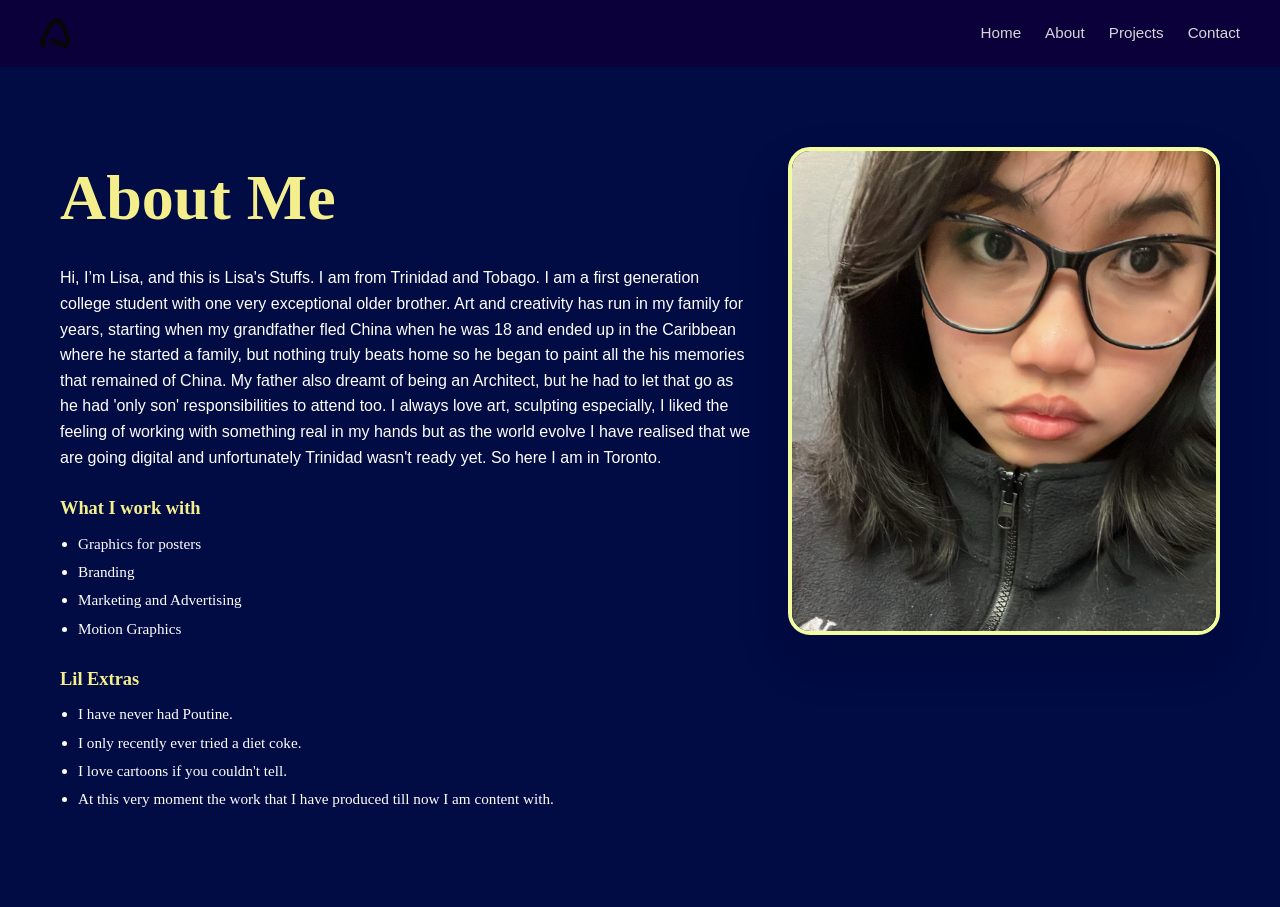
<file: index.html>
<!DOCTYPE html>
<html lang="en">
<head>
  <meta charset="UTF-8">
  <meta name="viewport" content="width=device-width, initial-scale=1.0">
  <title>Lisa's Stuffs</title>

  <!-- Google Font -->
  <link rel="preconnect" href="https://fonts.googleapis.com">
  <link rel="preconnect" href="https://fonts.gstatic.com" crossorigin>
  <link href="https://fonts.googleapis.com/css2?family=Poppins:wght@400;600;700&display=swap" rel="stylesheet">

  <!-- Font Awesome Icons -->
  <link rel="stylesheet" href="https://cdnjs.cloudflare.com/ajax/libs/font-awesome/6.5.2/css/all.min.css">

  <!-- CSS -->
  <link rel="stylesheet" href="styles.css">
</head>

<body>

  <!-- HEADER -->
  <header>
    <div class="container">
 <img src="port logo.png" alt="Logo" width="30" height="30">
      <nav>
        <ul>
          <li><a href="Home.html" class="active">Home</a></li>
          <li><a href="about.html">About</a></li>
          <li><a href="projects.html">Projects</a></li>
          <li><a href="contact.html">Contact</a></li>
        </ul>
      </nav>
    </div>
  </header>

  <section class="about">
  <div class="container about-layout">

    <article>
      <h1>About Me</h1>

      <p>
       Hi, I’m Lisa, and this is Lisa's Stuffs. I am from Trinidad and Tobago. I am a first generation college student with one very exceptional older brother. Art and creativity has run in my family for years,
        starting when my grandfather fled China when he was 18 and ended up in the Caribbean where he started a family, but nothing truly beats home so he began to paint all the his memories
         that remained of China. My father also dreamt of being an Architect, but he had to let that go as he had 'only son' responsibilities to attend too. I always love art, sculpting especially, I liked the feeling of working with something real in my hands but as the world evolve I have realised that we are going digital and unfortunately Trinidad wasn't ready yet. So here I am in Toronto.
      </p>


      <h2 class="subheading">What I work with</h2>
      <ul class="fun-facts">
        <li>Graphics for posters</li>
        <li>Branding</li>
        <li>Marketing and Advertising</li>
        <li>Motion Graphics</li>
      </ul>

      <h2 class="subheading">Lil Extras</h2>
      <ul class="fun-facts">
        <li>I have never had Poutine.</li>
        <li>I only recently ever tried a diet coke.</li>
        <li>I love cartoons if you couldn't tell.</li>
        <li>At this very moment the work that I have produced till now I am content with.</li>
      </ul>

    </article>

    <aside>
      <img src="WhatsApp Image 2025-12-14 at 2.30.46 PM.png" alt="Portrait of Lisa">
    </aside>

  </div>
</section>

</body>
</html>
</file>
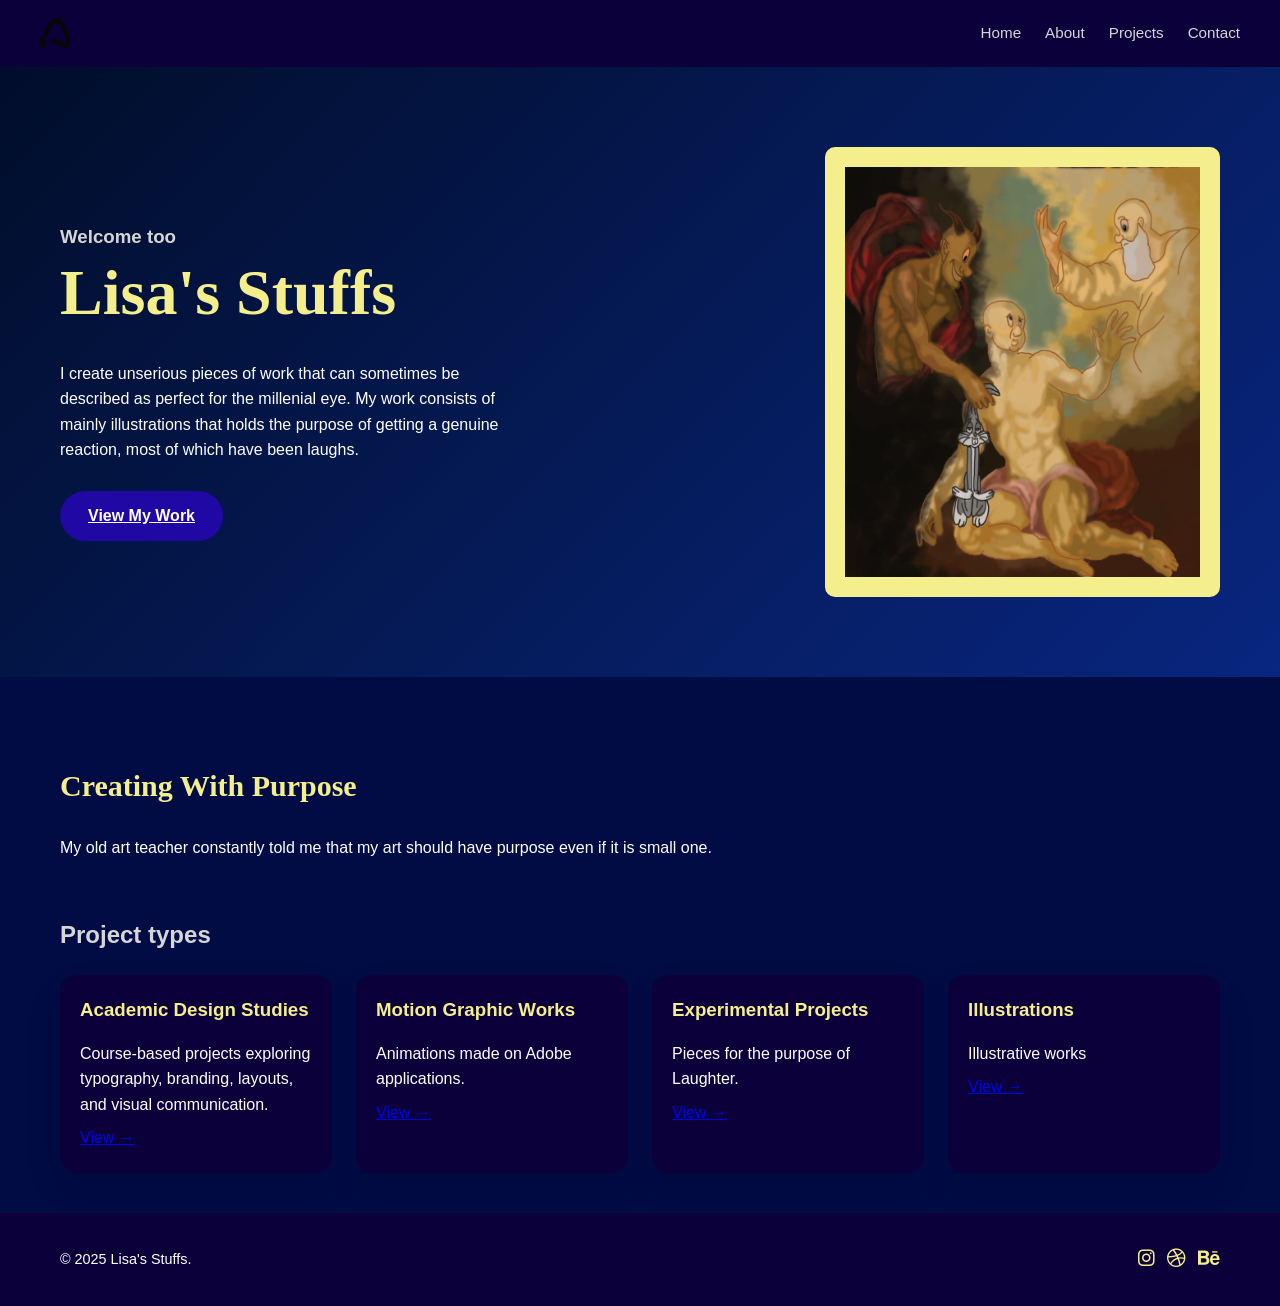
<file: Index.html>
<!DOCTYPE html>
<html lang="en">
<head>
  <meta charset="UTF-8">
  <meta name="viewport" content="width=device-width, initial-scale=1.0">
  <title>Lisa's Stuffs</title>

  <!-- Google Font -->
  <link rel="preconnect" href="https://fonts.googleapis.com">
  <link rel="preconnect" href="https://fonts.gstatic.com" crossorigin>
  <link href="https://fonts.googleapis.com/css2?family=Poppins:wght@400;600;700&display=swap" rel="stylesheet">

  <!-- Font Awesome Icons -->
  <link rel="stylesheet" href="https://cdnjs.cloudflare.com/ajax/libs/font-awesome/6.5.2/css/all.min.css">

  <!-- CSS -->
  <link rel="stylesheet" href="styles.css">
</head>

<body>

  <!-- HEADER -->
  <header>
    <div class="container">
 <img src="port logo.png" alt="Logo" width="30" height="30">
      <nav>
        <ul>
          <li><a href="Home.html" class="active">Home</a></li>
          <li><a href="about.html">About</a></li>
          <li><a href="projects.html">Projects</a></li>
          <li><a href="contact.html">Contact</a></li>
        </ul>
      </nav>
    </div>
  </header>

  <!-- HERO SECTION -->
  <section class="hero">
    <div class="container hero-layout">

      <article class="hero-content">
        <div class="home-content">
            <h3> Welcome too </h3>
            <h1> Lisa's Stuffs</h1>
            <p>I create unserious pieces of work that can sometimes be described as perfect for the millenial eye. My work consists of mainly illustrations that holds the purpose of getting a genuine reaction, most of which have been laughs.</p>

        <a href="projects.html" class="btn-primary">View My Work</a>
      </article>

      <aside class="home-aside">
        <img src="Heaven and hell1.png" alt="HandH" width=" 400px" height="450px">
      </aside>

    </div>
  </section>

  <!-- APPROACH SECTION -->
  <section class="approach">
    <div class="container">
      <h2>Creating With Purpose</h2>

      <p class="approach-text">
       My old art teacher constantly told me that my art should have purpose even if it is small one.
      </p>
    </div>
  </section>

  <!-- PROJECT PREVIEWS -->
  <section class="projects-preview">
    <div class="container">
      <h2>Project types</h2>

      <div class="card-grid">

        <article class="card">
          <h3>Academic Design Studies</h3>
          <p>Course-based projects exploring typography, branding, layouts, and visual communication.</p>
          <a href="projects.html">View →</a>
        </article>

        <article class="card">
          <h3>Motion Graphic Works</h3>
          <p>Animations made on Adobe applications.</p>
          <a href="projects.html">View →</a>
        </article>

        <article class="card">
          <h3>Experimental Projects</h3>
          <p>Pieces for the purpose of Laughter.</p>
          <a href="projects.html">View →</a>
        </article>

        <article class="card">
          <h3>Illustrations</h3>
          <p>Illustrative works</p>
          <a href="projects.html">View →</a>
        </article>

      </div>
    </div>
  </section>

  <!-- FOOTER -->
  <footer>
    <div class="container">
      <p>© 2025 Lisa's Stuffs.</p>

      <div class="social">
        <a href="#"><i class="fa-brands fa-instagram"></i></a>
        <a href="#"><i class="fa-brands fa-dribbble"></i></a>
        <a href="#"><i class="fa-brands fa-behance"></i></a>
      </div>
    </div>
  </footer>

</body>
</html>
</file>
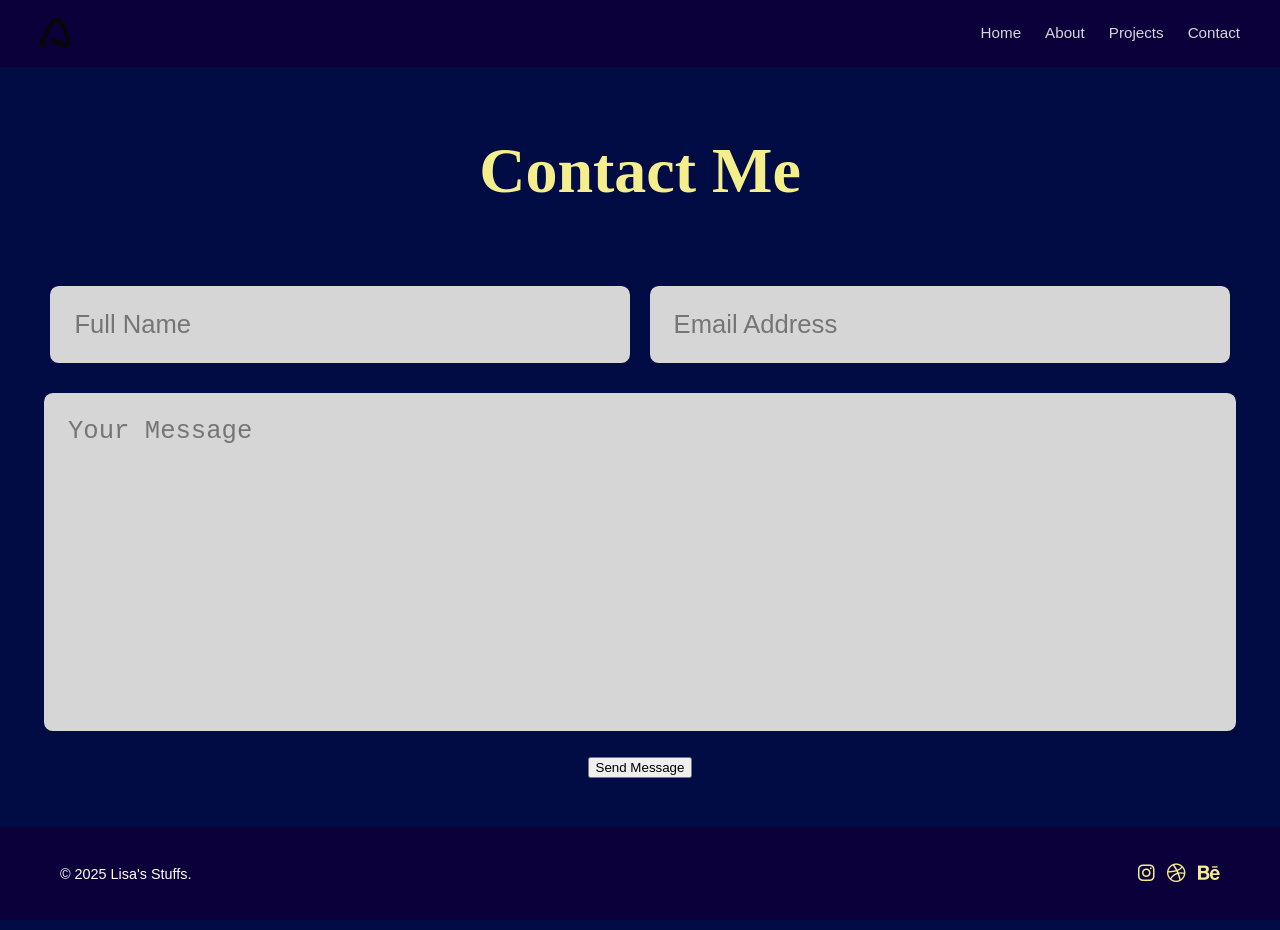
<file: contact.html>
<!DOCTYPE html>
<html lang="en">
<head>
  <meta charset="UTF-8">
  <meta name="viewport" content="width=device-width, initial-scale=1.0">
  <title>Lisa's Stuffs</title>

  <!-- Google Font -->
  <link rel="preconnect" href="https://fonts.googleapis.com">
  <link rel="preconnect" href="https://fonts.gstatic.com" crossorigin>
  <link href="https://fonts.googleapis.com/css2?family=Poppins:wght@400;600;700&display=swap" rel="stylesheet">

  <!-- Font Awesome Icons -->
  <link rel="stylesheet" href="https://cdnjs.cloudflare.com/ajax/libs/font-awesome/6.5.2/css/all.min.css">

  <!-- CSS -->
  <link rel="stylesheet" href="styles.css">
</head>

<body>

  <!-- HEADER -->
  <header>
    <div class="container">
 <img src="port logo.png" alt="Logo" width="30" height="30">
      <nav>
        <ul>
          <li><a href="Home.html" class="active">Home</a></li>
          <li><a href="about.html">About</a></li>
          <li><a href="projects.html">Projects</a></li>
          <li><a href="contact.html">Contact</a></li>
        </ul>
      </nav>
    </div>
  </header>

  <section class="contact" id="contact">
    <h2 class="heading">Contact <span> Me</span></h2>

    <form action="#">
        <div class="input-box">
            <input type="text" placeholder="Full Name">
            <input type="email" placeholder="Email Address">
        </div>
        <textarea name="message" id="" cols="30" rows="10" placeholder="Your Message"></textarea>
        <input type="submit" value="Send Message" class="btn">   
     </form>

     <!-- FOOTER -->
  <footer>
    <div class="container">
      <p>© 2025 Lisa's Stuffs.</p>

      <div class="social">
        <a href="#"><i class="fa-brands fa-instagram"></i></a>
        <a href="#"><i class="fa-brands fa-dribbble"></i></a>
        <a href="#"><i class="fa-brands fa-behance"></i></a>
      </div>
    </div>
  </footer>

</body>
</html>
</file>
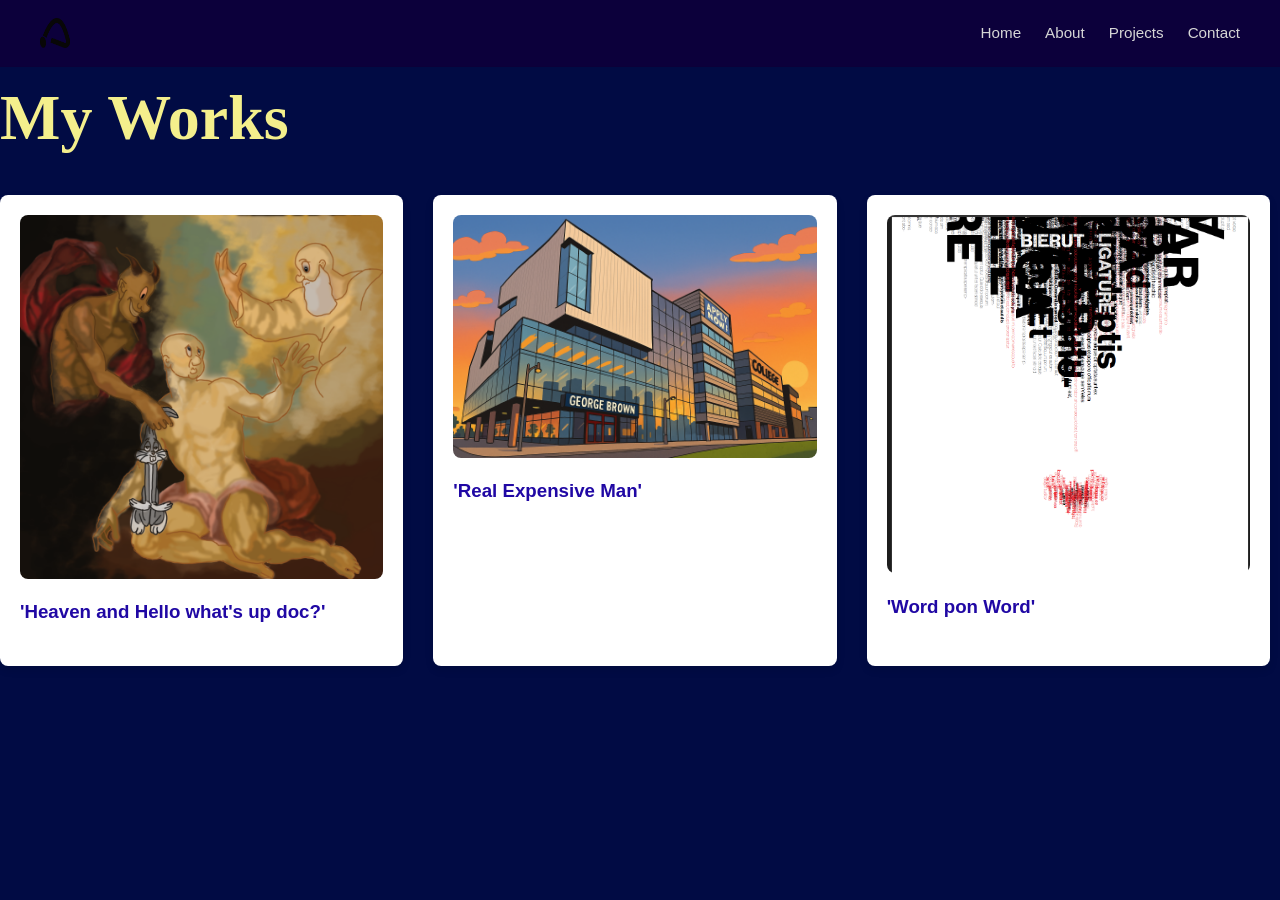
<file: projects.html>
<!DOCTYPE html>
<html lang="en">
<head>
  <meta charset="UTF-8">
  <meta name="viewport" content="width=device-width, initial-scale=1.0">
  <title>Lisa's Stuffs</title>

  <!-- Google Font -->
  <link rel="preconnect" href="https://fonts.googleapis.com">
  <link rel="preconnect" href="https://fonts.gstatic.com" crossorigin>
  <link href="https://fonts.googleapis.com/css2?family=Poppins:wght@400;600;700&display=swap" rel="stylesheet">

  <!-- Font Awesome Icons -->
  <link rel="stylesheet" href="https://cdnjs.cloudflare.com/ajax/libs/font-awesome/6.5.2/css/all.min.css">

  <!-- CSS -->
  <link rel="stylesheet" href="styles.css">
</head>

<body>

  <!-- HEADER -->
  <header>
    <div class="container">
 <img src="port logo.png" alt="Logo" width="30" height="30">
      <nav>
        <ul>
          <li><a href="Home.html" class="active">Home</a></li>
          <li><a href="about.html">About</a></li>
          <li><a href="projects.html">Projects</a></li>
          <li><a href="contact.html">Contact</a></li>
        </ul>
      </nav>
    </div>
  </header>

  <section class=" portfolio" id="portfolio">
        <h2>My Works</h2>
        <div class="portfolio-grid">
            <!-- Portfolio Item 1 -->
            <div class="portfolio-item">
                <img src="Heaven and hell1.png" alt="Project 1 Screenshot">
                <h3>'Heaven and Hello what's up doc?'</h3>
            </div>

            <!-- Portfolio Item 2 (add more as needed) -->
            <div class="portfolio-item">
                <img src="Change this image in.png" alt="Project 2 Screenshot">
                <h3>'Real Expensive Man'</h3>
            </div>
            
            <!-- Portfolio Item 3 -->
             <div class="portfolio-item">
                <img src="Screenshot 2025-09-22 233452.png" alt="Project 3 Screenshot">
                <h3>'Word pon Word'</h3>

    
            </div>
        </div>
    </section>


</body>
</html>
</file>
<file: styles.css>
:root {
  --color-bg: #010b44;       /*Navy Blue */
  --color-text: #d6d6d6;     /* main text */
  --color-primary: #f4ef8c;  /* buttery yellow/logo */
  --color-accent: #2008a4;   /* purple blue accent */
  --color-muted: #ffffff;    /* white for paragraphs */
  --color-card-bg: #0c003b;  /* pale grey/header */
  --radius-lg: 16px;
  --radius-full: 999px;
  --shadow-soft: 0 18px 45px rgba(0, 0, 0, 0.06);
}

*,
*::before,
*::after {
  box-sizing: border-box;
}

body {
  margin: 0;
  padding: 0;
  font-family: "Syne", sans-serif;
  color: var(--color-text);
  background-color: var(--color-bg);
  line-height: 1.6;
}

.container {
  max-width: 1200px;
  margin: 0 auto;
  padding: 0 20px;
}

img {
  max-width: 100%;
  display: block;
}

/* =========  HEADER  ========= */

header {
  background-color: var(--color-card-bg);
  border-bottom: 1px solid rgba(0, 0, 0, 0.04);
  position: sticky;
  top: 0;
  z-index: 10;
}

header .container {
  display: flex;
  justify-content: space-between;
  align-items: center;
  padding: 18px 0;
}

nav ul {
  list-style: none;
  display: flex;
  gap: 24px;
  margin: 0;
  padding: 0;
}

nav a {
  text-decoration: none;
  color: var(--color-text);
  font-weight: 500;
  font-size: 0.95rem;
  position: relative;
  transition: color 0.2s ease;
}

nav a::after {
  content: "";
  position: absolute;
  left: 0;
  bottom: -4px;
  width: 0;
  height: 2px;
  background-color: var(--color-accent);
  transition: width 0.2s ease;
}

nav a:hover {
  color: var(--color-accent);
}

nav a:hover::after {
  width: 100%;
}

/* =========  HERO  ========= */

.hero {
  padding: 80px 0;
  background: linear-gradient(
    135deg,
    rgba(1, 14, 35, 0.774),
    rgba(16, 66, 190, 0.489)
  );
}

.hero-layout {
  display: grid;
  grid-template-columns: minmax(0, 2fr) minmax(0, 1.1fr);
  gap: 48px;
  align-items: center;
}
.hero-content h3{
  margin-bottom: -10px;
}

.hero-content h1 {
  font-family: Georgia, 'Times New Roman', Times, serif;
  margin: 0 0 16px;
  font-size: 4rem;
  color: var(--color-primary);
}

.hero-content p {
  color: var(--color-muted);
  max-width: 470px;
  margin-bottom: 10px;
}

.btn-primary {
  display: inline-block;
  padding: 12px 28px;
  border-radius: var(--radius-full);
  background-color: var(--color-accent);
  color: #ffffff;
  font-weight: 600;
  margin-top: 18px;
  border: none;
  cursor: pointer;
  transition: transform 0.18s ease, box-shadow 0.18s ease, background-color 0.18s ease;
}

.btn-primary:hover {
  transform: translateY(-2px);
  box-shadow: 0 18px 40px rgba(58, 92, 243, 0.55);
  background-color: #2b49aa;
}

/* HERO SIDE CARD */

.home-aside img{
  background-color: var(--color-primary);
  padding: 20px 20px;
  border-radius: 10px;
  font-size: 1rem;
  color: var(--color-bg);
display: flex;
justify-content: flex;
align-items: center;
height:"400px";
}

/* =========  APPROACH SECTION ========= */

.approach {
  padding: 60px 0 20px;
}

.approach h2 {
  font-family: 'Times New Roman', Times, serif;
  font-size: 30px;
  color: var(--color-primary);
}

.approach-text {
  color: var(--color-muted);
  max-width: 700px;
}

/* =========  PROJECT CARDS ========= */

.card-grid, .project-grid {
  display: grid;
  grid-template-columns: repeat(auto-fit, minmax(260px, 1fr));
  gap: 24px;
  margin-top: 18px;
}

.card, .project-card {
  background-color: var(--color-card-bg);
  padding: 20px 20px 22px;
  border-radius: var(--radius-lg);
  box-shadow: var(--shadow-soft);
  transition: transform 0.18s ease, box-shadow 0.18s ease;
}

.card:hover, .project-card:hover {
  transform: translateY(-4px);
  box-shadow: 0 22px 50px rgba(0, 0, 0, 0.1);
}

.card h3, .project-card h3 {
  margin-top: 0;
  margin-bottom: 8px;
  color: var(--color-primary);
}

.card p, .project-card p {
  margin-bottom: 8px;
  color: var(--color-muted);
}


/* ========= ABOUT ========= */

.about {
  padding: 80px 0;
}

.about-layout {
  display: grid;
  grid-template-columns: minmax(0, 1.6fr) minmax(0, 1fr);
  gap: 38px;
  align-items: start;
}

.about h1 {
  font-family: 'Times New Roman', Times, serif;
  font-size: 4rem;
  color: var(--color-primary);
  margin-top: 0;
  margin-bottom: 16px;
}

.about p {
  color: var(--color-muted);
  margin-bottom: 12px;
}

/* Skills / Fun Facts */

.subheading {
    font-family: 'Times New Roman', Times, serif;

  font-size: 1.15rem;
  margin-top: 24px;
  margin-bottom: 8px;
  color: var(--color-primary);
}

.fun-facts {
    font-family: 'Times New Roman', Times, serif;
  padding-left: 18px;
  margin-top: 4px;
  color: var(--color-muted);
  font-size: 0.95rem;
}

.fun-facts li {
  margin-bottom: 4px;
}

/* About Image */

.about aside img {
  border-radius: 22px;
  border: 4px solid #f3fc9e;
  box-shadow: 0 24px 55px rgba(0, 0, 0, 0.12);
  object-fit: cover;
}

.portfolio h2{ 
  font-family: 'Times New Roman', Times, serif;
  font-size: 4rem;
  color: var(--color-primary);
  margin-top: 0;
  margin-bottom: 16px;
}
.portfolio-grid {
    display: grid;
    grid-template-columns: repeat(auto-fit, minmax(300px, 1fr));
    gap: 20px;
}

.portfolio-item {
    background: var(--color-muted);
    padding: 20px;
    border-radius: 8px;
    box-shadow: 0 4px 8px rgba(0,0,0,0.1);
}

.portfolio-item img {
    width: 100%;
    height: auto;
    border-radius: 8px;
    margin-bottom: 10px;
}

.portfolio-item  {
    display: inline-block;
    margin-top: 10px;
    margin-right: 10px;
    text-decoration: none;
    color: var(--color-accent);
}

/* ========= FOOTER ========= */

footer {
  background-color: var(--color-card-bg);
  padding: 20px 0;
  border-top: 1px solid rgba(0, 0, 0, 0.04);
  margin-top: 40px;
}

footer .container {
  display: flex;
  justify-content: space-between;
  align-items: center;
  font-size: 0.9rem;
  color: var(--color-muted);
}

footer .social {
  display: flex;
  gap: 12px;
}

footer .social a {
  color: var(--color-primary);
  font-size: 1.2rem;
  transition: transform 0.15s ease, color 0.15s ease;
}

footer .social a:hover {
  transform: translateY(-1px) scale(1.08);
  color: var(--color-accent);
}

/* ========= RESPONSIVE ========= */

@media (max-width: 900px) {
  header .container {
    flex-direction: column;
    align-items: flex-start;
    gap: 10px;
  }

  .hero-layout,
  .about-layout {
    grid-template-columns: 1fr;
  }
}

@media (max-width: 600px) {
  .hero {
    padding: 60px 0 50px;
  }

  .hero-content h1 {
    font-size: 2.2rem;
  }

  nav ul {
    gap: 14px;
    flex-wrap: wrap;
  }

  footer .container {
    flex-direction: column;
    align-items: flex-start;
    gap: 8px;
  }
}

/* ========= contact ========= */

.contact{
  background: var(--color-bg);
}
 .contact h2 {
  text-align: center;
  font-family: 'Times New Roman', Times, serif;
  font-size: 4rem;
  margin-bottom: 3rem;
  color: var(--color-primary);
 }
  .contact form {
    max-width: 75rem;
    margin: 1rem auto;
    text-align: center;
    margin-bottom: 3rem;

  }

  .contact form .input-box{
    display: flex;
    justify-content: center;
    flex-wrap: wrap;
  }

  .contact form .input-box input,
  .contact form textarea{
    width: 100%;
    padding: 1.5rem;
    font-size: 1.6rem;
    color: var(--color-card-bg);
    background: var(--color-text);
    border-radius: 0.8rem;
    border: 0.25rem solid var(--color-bg);
    margin: 0.7rem 0;
    resize: none;

  }

  .contact form .input-box input{
    width: 49%;
    margin: 0.7rem 0.35rem;
  }
</file>
